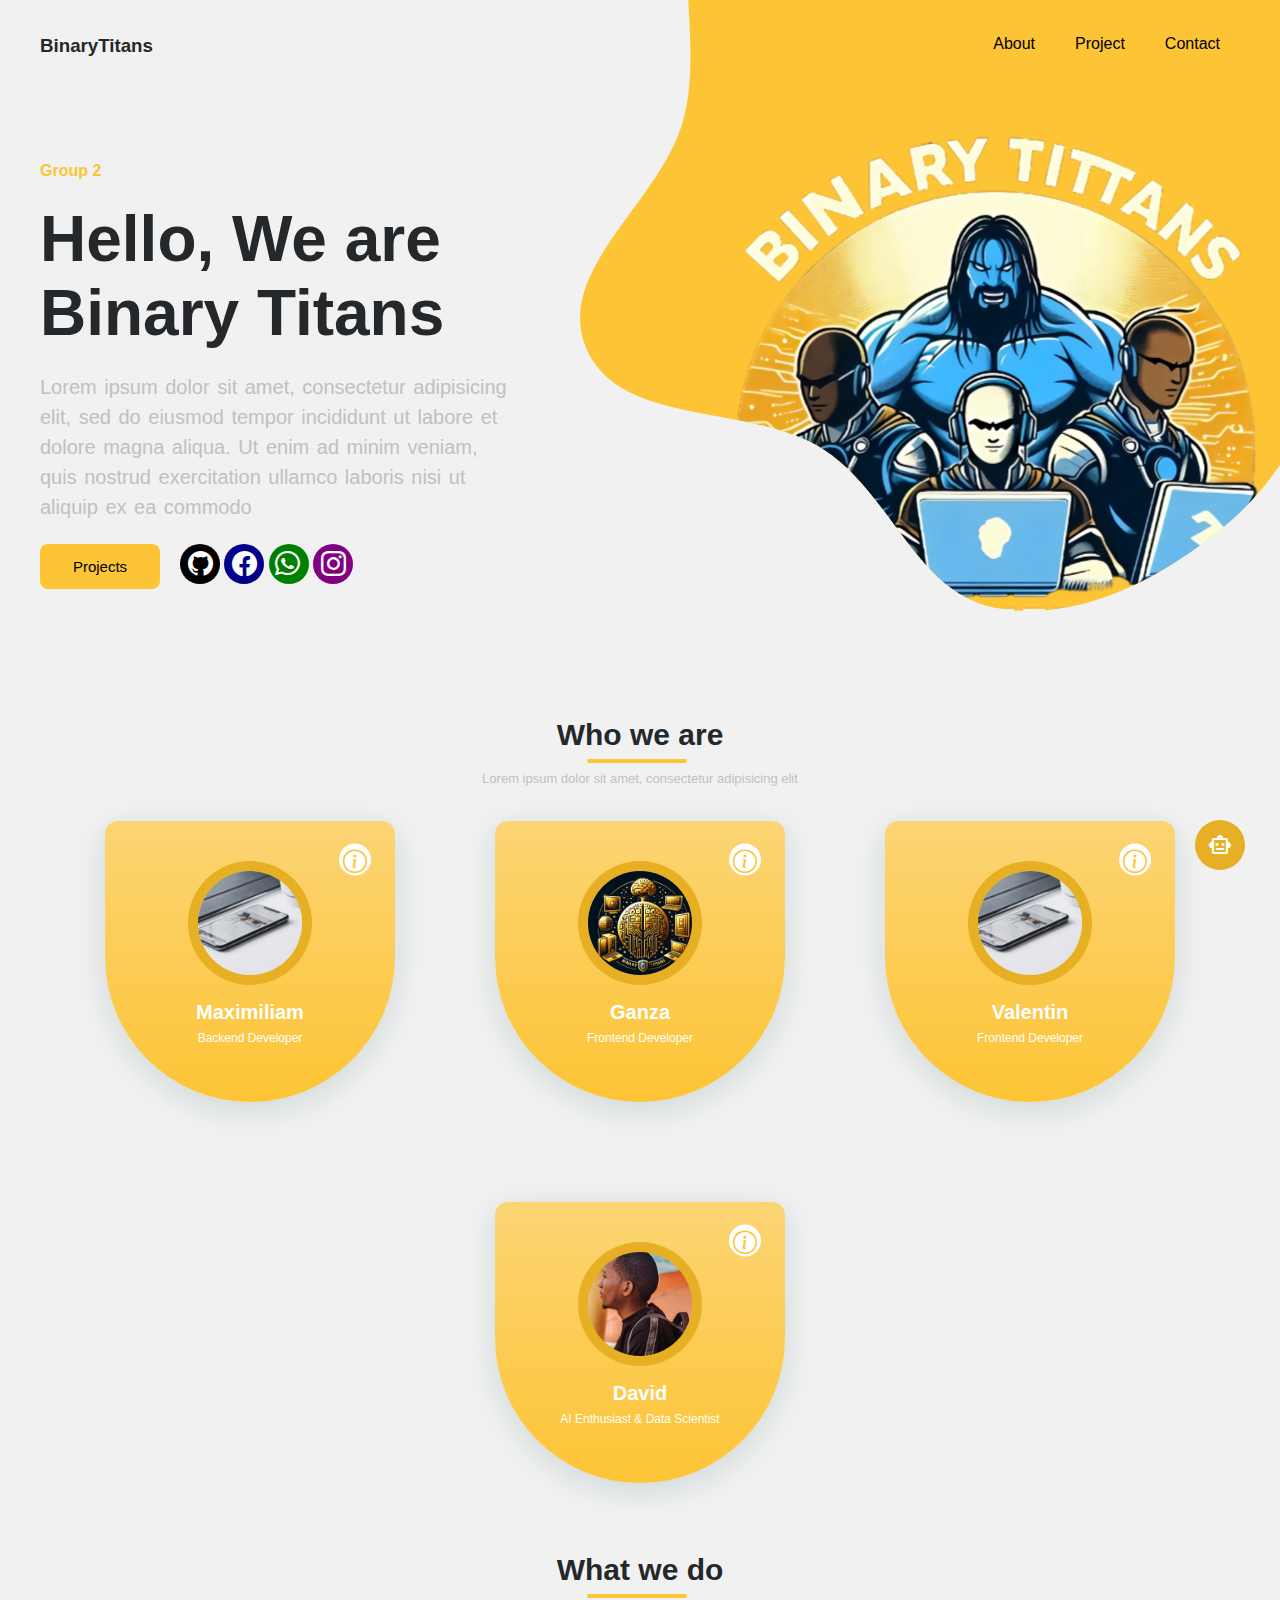
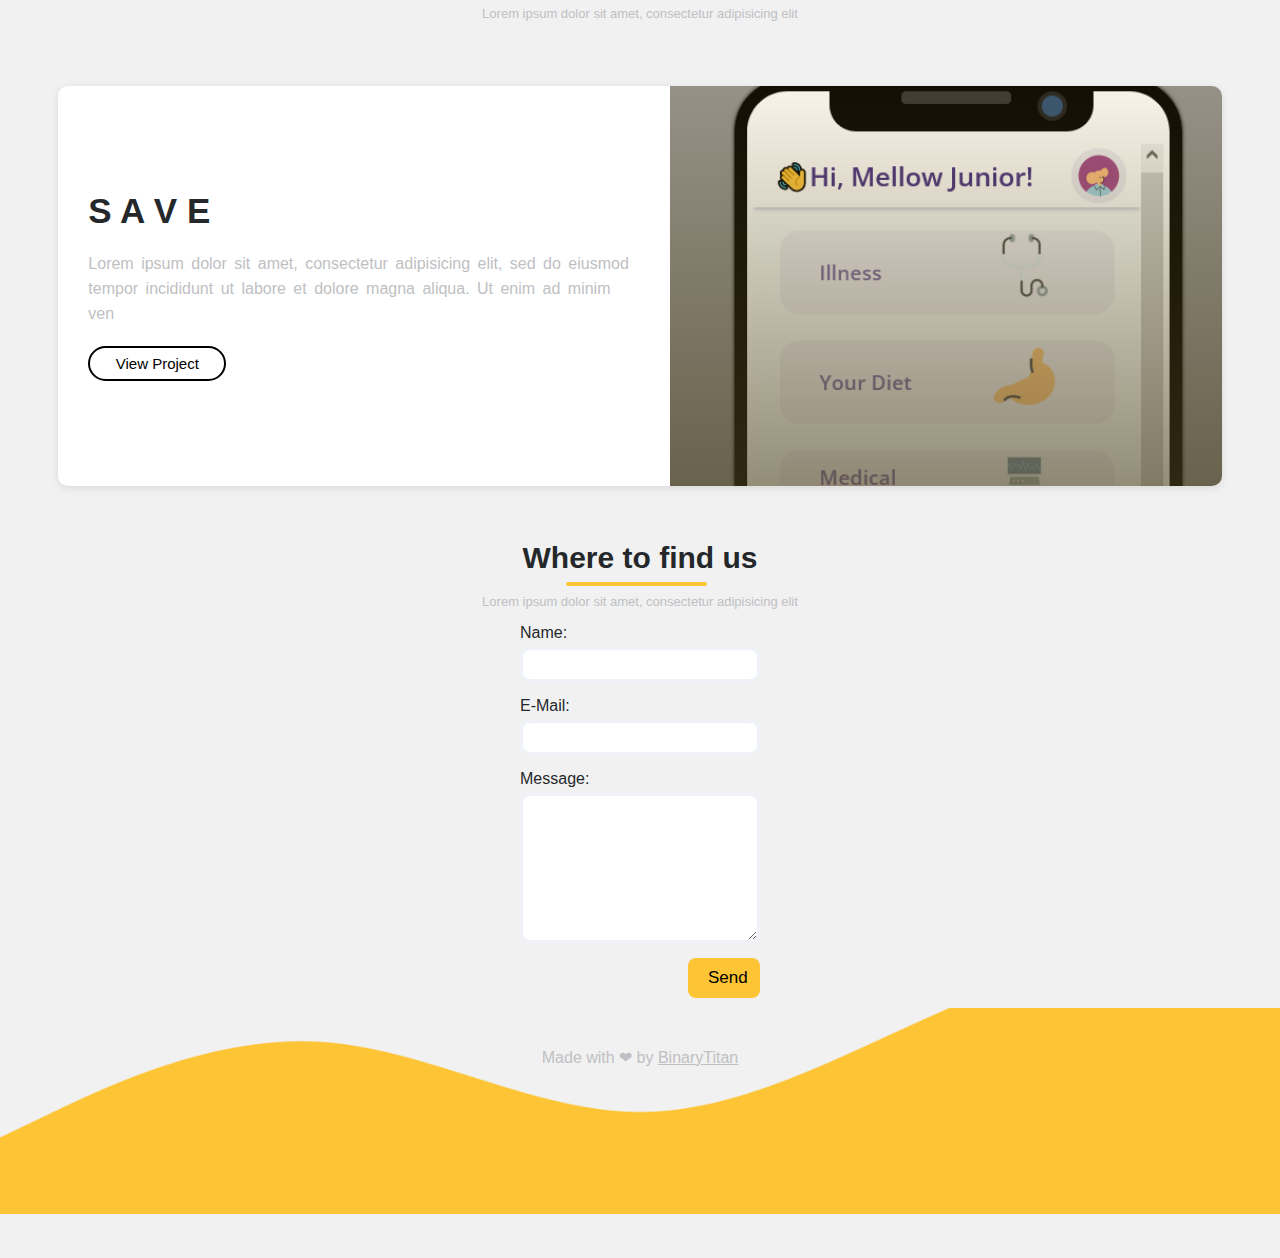
<file: index.html>
<!DOCTYPE html>
<html>
<head>
	<meta charset="utf-8">
	<meta name="viewport" content="width=device-width, initial-scale=1">
	<title>BinaryTitans</title>
	<link rel="icon" href="img/hero.png">
	<link rel="stylesheet" type="text/css" href="css/main.css">
	<link rel="stylesheet" type="text/css" href="icons/bootstrap-icons.css">
	<link rel="stylesheet" type="text/css" href="css/bot.css">
	<link rel="stylesheet" href="https://fonts.googleapis.com/css2?family=Material+Symbols+Outlined:opsz,wght,FILL,GRAD@48,400,0,0" />
    <link rel="stylesheet" href="https://fonts.googleapis.com/css2?family=Material+Symbols+Rounded:opsz,wght,FILL,GRAD@48,400,1,0" />

    <!-- SEO MetaData -->
    <meta name="keywords" content="binary Titans">
	<meta name="author" content="BinaryTitan">
	<meta name="robots" content="Titans">
	<meta name="viewport" content="width=device-width, initial-scale=1">
	<meta name="description" content="BinaryTitans : We are the best software engineers in this eco system and we rock from the bottom to the top with AI flow">
	<meta property="og:title" content="BinaryTitans : Binary Titans">
	<meta property="og:description" content="BinaryTitans : BinaryTitans the best software engineering group to enroll with">
	<meta property="og:image" content="http://binarytitans.rf.gd/icon.png">
	<meta name="format-detection" content="telephone=0784146662">
	
</head>
<body>
	<header>
		<div class="logo">
			<!-- <img src="" alt="" class="logo"> -->
			<h3>BinaryTitans</h3>
		</div>

		<nav>
			<ul>
				<li><a href="#about">About</a></li>
				<li><a href="#projects">Project</a></li>
				<li><a href="#contact">Contact</a></li>
			</ul>
		</nav>
	</header>

	<main>

		<!-- Hero section -->
		<section class="hero-section" id="home">

			<div class="hero-text">
				<h4 class="groud-id">Group 2</h4>	

				<h2 class="heading">Hello, We are<br><span>Binary Titans</span></h2>

				<p class="description">Lorem ipsum dolor sit amet, consectetur adipisicing elit, sed do eiusmod
				tempor incididunt ut labore et dolore magna aliqua. Ut enim ad minim veniam,
				quis nostrud exercitation ullamco laboris nisi ut aliquip ex ea commodo</p>

				<div class="buttons">
					<a href="#projects"><button class="project-btn">Projects</button></a>
					<div class="social-btns">
						<button class="social-btn" style="background-color: black;"><a href="#"><i class="bi bi-github"></i></a></button>
						<button class="social-btn"style="background-color: darkblue;"><a href="#"><i class="bi bi-facebook"></i></a></button>
						<button class="social-btn"style="background-color: green;"><a href="#"><i class="bi bi-whatsapp"></i></a></button>
						<button class="social-btn"style="background: purple;"><a href="#"><i class="bi bi-instagram"></i></a></button>
					</div>
				</div>
			</div>

			<div class="hero-img">
				<img src="img/hero.svg" alt="">
			</div>

		</section>

		<!-- About us -->
		<section class="about-section" id="about">
			<h3 class="heading">Who we are</h3>
			<p class="desc">Lorem ipsum dolor sit amet, consectetur adipisicing elit</p>

			<div class="card_container">

				
				<!-- Max -->
				<div class="card">
				    <div class="card__border">
				        <div class="card__perfil">
				            <img src="img/img1.png" alt="card image" class="card__img">
				        </div>
				    </div>

				    <h3 class="card__name">Maximiliam</h3>
				    <span class="card__profession">Backend Developer</span>

				    <!-- Card info -->
				    <div class="info">
				        <div class="info__icon">
				            <i class="bi bi-info-circle"></i>
				        </div>

				        <div class="info__border">
				            <div class="info__perfil">
				                <img src="img/img1.png" alt="card image" class="info__img">
				            </div>
				        </div>

				        <div class="info__data">
				            <h3 class="info__name">Maximiliam</h3>
				            <span class="info__profession">The best in all he does dealing with PHP and MYSQL databases </span>
				            <span class="info__location">School name - Location</span>
				        </div>

				        <div class="info__social">
				            <a href="#" target="_blank" class="info__social-link">
				                <span class="info__social-icon">
				                    <i class="bi bi-instagram"></i>
				                </span>
				            </a>

				            <a href="#" target="_blank" class="info__social-link">
				                <span class="info__social-icon">
				                    <i class="bi bi-whatsapp"></i>
				                </span>
				            </a>

				            <a href="#" target="_blank" class="info__social-link">
				                <span class="info__social-icon">
				                    <i class="bi bi-github"></i>
				                </span>
				            </a>
				        </div>
				    </div>
				</div>

				<!-- Ganza -->
				<div class="card">
				    <div class="card__border">
				        <div class="card__perfil">
				            <img src="img/img2.jpeg" alt="card image" class="card__img">
				        </div>
				    </div>

				    <h3 class="card__name">Ganza</h3>
				    <span class="card__profession">Frontend Developer</span>

				    <!-- Card info -->
				    <div class="info">
				        <div class="info__icon">
				            <i class="bi bi-info-circle"></i>
				        </div>

				        <div class="info__border">
				            <div class="info__perfil">
				                <img src="img/img2.jpeg" alt="card image" class="info__img">
				            </div>
				        </div>

				        <div class="info__data">
				            <h3 class="info__name">Ganza</h3>
				            <span class="info__profession">The best in all she does dealing with html and intrusive css designs </span>
				            <span class="info__location">School name - Location</span>
				        </div>

				        <div class="info__social">
				            <a href="#" target="_blank" class="info__social-link">
				                <span class="info__social-icon">
				                    <i class="bi bi-instagram"></i>
				                </span>
				            </a>

				            <a href="#" target="_blank" class="info__social-link">
				                <span class="info__social-icon">
				                    <i class="bi bi-whatsapp"></i>
				                </span>
				            </a>

				            <a href="#" target="_blank" class="info__social-link">
				                <span class="info__social-icon">
				                    <i class="bi bi-github"></i>
				                </span>
				            </a>
				        </div>
				    </div>
				</div>

				<!-- Gand La -->
				<div class="card">
				    <div class="card__border">
				        <div class="card__perfil">
				            <img src="img/img3.png" alt="card image" class="card__img">
				        </div>
				    </div>

				    <h3 class="card__name">Valentin</h3>
				    <span class="card__profession">Frontend Developer</span>

				    <!-- Card info -->
				    <div class="info">
				        <div class="info__icon">
				            <i class="bi bi-info-circle"></i>
				        </div>

				        <div class="info__border">
				            <div class="info__perfil">
				                <img src="img/img3.png" alt="card image" class="info__img">
				            </div>
				        </div>

				        <div class="info__data">
				            <h3 class="info__name">Valentin</h3>
				            <span class="info__profession">The best in all he does dealing with html and intrusive css designs plus backend </span>
				            <span class="info__location">School name - Location</span>
				        </div>

				        <div class="info__social">
				            <a href="#" target="_blank" class="info__social-link">
				                <span class="info__social-icon">
				                    <i class="bi bi-instagram"></i>
				                </span>
				            </a>

				            <a href="#" target="_blank" class="info__social-link">
				                <span class="info__social-icon">
				                    <i class="bi bi-whatsapp"></i>
				                </span>
				            </a>

				            <a href="#" target="_blank" class="info__social-link">
				                <span class="info__social-icon">
				                    <i class="bi bi-github"></i>
				                </span>
				            </a>
				        </div>
				    </div>
				</div>

				<!-- David -->
				<div class="card">
				    <div class="card__border">
				        <div class="card__perfil">
				            <img src="img/about/david-back.jpg" alt="card image" class="card__img">
				        </div>
				    </div>

				    <h3 class="card__name">David</h3>
				    <span class="card__profession">AI Enthusiast & Data Scientist</span>

				    <!-- Card info -->
				    <div class="info">
				        <div class="info__icon">
				            <i class="bi bi-info-circle"></i>
				        </div>

				        <div class="info__border">
				            <div class="info__perfil">
				                <img src="img/about/david-front.jpg" alt="card image" class="info__img">
				            </div>
				        </div>

				        <div class="info__data">
				            <h3 class="info__name">Ndizeye David</h3>
				            <span class="info__profession">Hi, I really like this programming domain even though I see myself stuck in <b>Level 4</b>, I really like AI and Data science since it looks like the only domain robots aren't enthusiant yet!</span>
				            <span class="info__location" style="margin-top: 10px;">Essa Nyarugunga - Kanombe</span>
				        </div>

				        <div class="info__social">
				            <a href="https://instagram.com/mellow_junior1" target="_blank" class="info__social-link">
				                <span class="info__social-icon">
				                    <i class="bi bi-instagram"></i>
				                </span>
				            </a>

				            <a href="https://web.whatsapp.com/0734577704" target="_blank" class="info__social-link">
				                <span class="info__social-icon">
				                    <i class="bi bi-whatsapp"></i>
				                </span>
				            </a>

				            <a href="https://github.com/mellow_junior" target="_blank" class="info__social-link">
				                <span class="info__social-icon">
				                    <i class="bi bi-github"></i>
				                </span>
				            </a>
				        </div>
				    </div>
				</div>
			</div>
		</section>

		<!-- Projects -->
		<section class="projects-section" id="projects" style="margin-top: 50px;">
			<h3 class="heading">What we do</h3>
			<p class="desc">Lorem ipsum dolor sit amet, consectetur adipisicing elit</p>

			<div class="slider_container">

				<div class="project-card slide_item">
					<div class="project-desc">
						<h3>S A V E</h3>
						<p class="details">Lorem ipsum dolor sit amet, consectetur adipisicing elit, sed do eiusmod
						tempor incididunt ut labore et dolore magna aliqua. Ut enim ad minim ven</p>
						<button class="view">View Project</button>
					</div>
					<div class="project-img" style="background: linear-gradient(rgba(195, 148, 35, 0.1), rgba(78, 66, 30, 0.6)), url('img/project/img1.png');background-size: cover;background-repeat: no-repeat;"></div>
				</div>

				<div class="project-card slide_item">
					<div class="project-desc">
						<h3> E M M S - Marks Management System </h3>
						<p class="details">Lorem ipsum dolor sit amet, consectetur adipisicing elit, sed do eiusmod
						tempor incididunt ut labore et dolore magna aliqua. Ut enim ad minim ven</p>
						<button class="view">View Project</button>
					</div>
					<div class="project-img" style="background: linear-gradient(rgba(195, 148, 35, 0.1), rgba(78, 66, 30, 0.6)), url('img/project/img2.png');background-size: cover;background-repeat: no-repeat;"></div>
				</div>

				<div class="project-card slide_item">
					<div class="project-desc">
						<h3>different Project</h3>
						<p class="details">Lorem ipsum dolor sit amet, consectetur adipisicing elit, sed do eiusmod
						tempor incididunt ut labore et dolore magna aliqua. Ut enim ad minim ven</p>
						<button class="view">View Project</button>
					</div>
					<div class="project-img" style="background: linear-gradient(rgba(195, 148, 35, 0.1), rgba(78, 66, 30, 0.6)), url('img/img3.png');background-size: cover;background-repeat: no-repeat;background-position: center;"></div>
				</div>

				<div class="project-card slide_item">
					<div class="project-desc">
						<h3>last Project</h3>
						<p class="details">Lorem ipsum dolor sit amet, consectetur adipisicing elit, sed do eiusmod
						tempor incididunt ut labore et dolore magna aliqua. Ut enim ad minim ven</p>
						<button class="view">View Project</button>
					</div>
					<div class="project-img" style="background: linear-gradient(rgba(195, 148, 35, 0.1), rgba(78, 66, 30, 0.6)), url('img/img4.png');background-size: cover;background-repeat: no-repeat;background-position: center;"></div>
				</div>

			</div>


			<div class="navigation">
				<div class="nav-btn">
					<button class="next-btn"><i class="bi bi-arrow-right"></i></button>
					<button class="prev-btn"><i class="bi bi-arrow-left"></i></button>
				</div>
			</div>
		</section>

		<!-- Contact us -->
		<section class="contact-section" id="contact">
			<h3 class="heading">Where to find us</h3>
			<p class="desc">Lorem ipsum dolor sit amet, consectetur adipisicing elit</p>
			
			<div class="form">
				<form action="" method="POST">
					<div class="input-container">
						<label for="name">Name:</label>
						<input type="text" name="name" id="name">
					</div>
					<div class="input-container">
						<label for="email">E-Mail:</label>
						<input type="email" name="email" id="email">
					</div>
					<div class="input-container">
						<label for="message">Message:</label>
						<textarea name="message" id="message"></textarea>
					</div>
					<div class="input-container submit">
						<button id="send-btn">Send</button>
					</div>
				</form>
			</div>		
		</section>

	</main>

	<!-- Reserved for chatbot, Please don't change!! ❤ by BinaryTitans -->
    <div id="bot">
      <button class="chatbot-toggler">
        <span class="material-symbols-rounded">smart_toy</span>
        <span class="material-symbols-outlined">close</span>
      </button>
      <div class="chatbot">
        <header>
          <h2>&nbsp;&nbsp;&nbsp; BT Ai Assistant</h2>
          <span class="close-btn material-symbols-outlined">close</span>
        </header>
        <ul class="chatbox">
          <li class="chat incoming">
            <span class="material-symbols-outlined">smart_toy</span>
            <p>Hi there 👋<br>What do you want to know about Binary Titans </p>
          </li>
        </ul>
        <div class="chat-input">
          <textarea placeholder="Enter a message..." spellcheck="false" required></textarea>
          <span id="send-btn" class="material-symbols-rounded">send</span>
        </div>
      </div>
    </div>
    <footer class="page-footer">
    	<p class="footer-text">Made with ❤ by <a href="javascript:void(0)">BinaryTitan</a></p>    	
    </footer>
<script src="js/bot.js"></script>
<script src="js/main.js"></script>
</body>
</html>
<!-- We ❤ love u • BinaryTitans -->
</file>
<file: css/main.css>
:root{
  --primary: rgb(253, 196, 53);
  --secondary: rgb(251, 212, 116);
  --bgColor: rgb(241, 241, 241);
  --text: rgb(37, 40, 43);
  --subHeading: rgb(192, 192, 195);

  --first-color: rgb(253, 196, 53);

  --first-color-light: rgb(230, 175, 36);
  --first-color-lighten: rgb(251, 212, 116);

  --gradient-color: linear-gradient(180deg,
                  rgb(251, 212, 116),
                  rgb(253, 196, 53));
  --title-color: rgb(37, 40, 43);
  --text-color: rgb(192, 192, 195);
  --white-color: #fff;
  
  /*========== Font and typography ==========*/
  /*.5rem = 8px | 1rem = 16px ...*/
  --body-font: "Poppins", sans-serif;
  --h2-font-size: 1.25rem;
  --normal-font-size: .938rem;
  --smaller-font-size: .75rem;

}
*{
  margin: 0;
  padding: 0;
  box-sizing: border-box;
  

}
body{
  font-family: sans-serif;
  height: 100vh;
  color: var(--text);
  overflow-x: hidden;
}
html{
  background: rgb(241, 241, 241);
  scroll-behavior: smooth;
  
}
header{
  display: flex;
  justify-content: space-between;
  padding: 35px 40px;
/*   border-bottom: 1px solid; */
}
nav ul{
  display: flex;
/*   gap: 20px */
}
nav ul li{
  padding: 0 20px;
  list-style-type: none;
}
nav ul li a{
  color: black;
  text-decoration: none;
  display: inline-block;
}
li a::after{
  content: '';
  display: block;
  height: 4px;
  width: 0;
  background-color: yellow;
  transition: all .4s;
}
li a:hover::after{
  width: 100%;
  border-radius: 20px;
}
main{
  margin: 10px 40px;
}
.hero-section{
  display: flex;
  justify-content: space-between;
}
.hero-img img{
position: relative;
  bottom: 103px;
  left: 40px;
  z-index: -10;
  width: 700px;
}
.hero-text{
/*   border: 1px solid; */
  width: 40%;
  display: flex;
  flex-direction: column;
/*   justify-content: center;  */
  margin:60px 0;
  gap: 22px;
}
.hero-text .groud-id{
  color: var(--primary);
}
.hero-text .heading{
  font-size: 64px;
}
.hero-text .description{
  color: var(--subHeading);
  word-spacing: 2px;
  line-height: 30px;
  font-size: 20px;
/*   margin: 0 5px; */
}

button{
  padding: 7px 20px;
  background: none;
  border: 2px solid;
  border-radius: 8px;
  font-size: 15px;
  cursor: pointer;
  text-align: center;
  transition: all .3s;
}
.hero-text .buttons .project-btn{
  background-color: var(--primary);
  border: none;
  margin: 0 20px 0 0;
  height: 45px;
  width: 120px;
}
.hero-text .buttons .project-btn:hover{
  background-color: var(--secondary);
}
button:hover{
  transform: scale(1.07);
}
button:active{
  transform: scale(0.8);
}
.buttons{
  display: flex;
}
.buttons .social-btns .social-btn{
  border: none;
  border-radius: 100%;
  width: 40px;
  height: 40px;
  padding: 0;
}
.social-btn a{
  text-decoration: none;
  color: white;
  font-size: 25px;
}
.about-section{
  display: flex;
  flex-direction: column;
  align-items: center;
}
.about-section .heading{
  font-size: 30px;
}
.about-section .heading::after{
  content: '';
  display: block;
  position: relative;
  top: 7px;
  left: 30px;
  height: 4px;
  width: 0;
  background-color: var(--primary);
  width: 60%;
  border-radius: 20px;
}
.about-section .card_container{
  margin-top: 20px;
  margin-bottom: 20px;
}
section .desc{
  font-size: 13px;
  margin: 15px 0;
  color: var(--subHeading);
}

.about-section .card_container{
  width: 100%;
  display: flex;
  justify-content: center;
  flex-wrap: wrap;
  gap: 100px;
}

.card ul {
  list-style: none;
}

.card a {
  text-decoration: none;
}

.card img {
  max-width: 100%;
  width: 100%;
  height: auto;
}

/*=============== CARD ===============*/
.container {
/*   height: 100vh; */
/*   margin: 0 1.5rem; */
  display: flex;
  place-items: center;
  gap: 50px;
}

.card {
  position: relative;
  width: 290px;
  background: var(--gradient-color);
  border-radius: 1rem 1rem 11rem 11rem;
  padding: 2.5rem 1.5rem 3.5rem;
  text-align: center;
  box-shadow: 0 8px 32px hsla(178, 55%, 20%, 0.15);
}
.card__img {
  width: 90px;
}
.card__border {
  width: 124px;
  height: 124px;
  background-color: var(--first-color-light);
  border-radius: 50%;
  margin: 0 auto 1rem;
  display: grid;
  place-items: center;
}
.card__perfil {
  width: 104px;
  height: 104px;
  background-color: var(--first-color-lighten);
  border-radius: 50%;
  overflow: hidden;
  display: flex;
  justify-content: center;
  align-items: flex-end;
}
.card__name, .card__profession {
  color: var(--white-color);
}
.card__name {
  font-size: var(--h2-font-size);
  font-weight: 600;
  margin-bottom: 0.25rem;
}
.card__profession {
  font-size: var(--smaller-font-size);
  font-weight: 500;
}

/*=============== CARD INFO ===============*/
.info {
  position: absolute;
  top: -1px;
  left: 0;
  width: 100%;
  background-color: var(--white-color);
  padding: 2.5rem 1.5rem 3.3rem;
  border-radius: 1rem 1rem 11rem 11rem;
  clip-path: circle(16px at 250px 40px);
  transition: clip-path 0.4s ease-in-out;
}
.info__icon {
  position: absolute;
  top: 1.5rem;
  right: 1.5rem;
  font-size: 1.5rem;
  color: var(--first-color);
  display: inline-flex;
  padding: 0.25rem;
  cursor: pointer;
  transition: opacity 0.3s;
}
.info__img {
  width: 45px;
}
.info__border {
  width: 64px;
  height: 64px;
  background-color: var(--first-color-light);
  border-radius: 50%;
  margin: 0 auto 1rem;
  display: grid;
  place-items: center;
  transform: translateX(-3rem);
  transition: transform 0.8s;
}
.info__perfil {
  width: 52px;
  height: 52px;
  background-color: var(--first-color-lighten);
  border-radius: 50%;
  overflow: hidden;
  display: flex;
  justify-content: center;
  align-items: flex-end;
}
.info__data {
  display: grid;
  row-gap: 0.25rem;
  margin-bottom: 1.5rem;
  transform: translateX(-4rem);
  transition: transform 1s;
}
.info__name {
  font-size: var(--normal-font-size);
  color: var(--title-color);
}
.info__profession, .info__location {
  font-size: var(--smaller-font-size);
}
.info__social {
  display: flex;
  justify-content: center;
  column-gap: 1rem;
  transform: translateX(-5rem);
  transition: transform 1.2s;
}
.info__social-link {
  width: 32px;
  height: 32px;
  background-color: var(--first-color-light);
  border-radius: 50%;
  display: grid;
  place-items: center;
  transition: transform 0.3s;
}
.info__social-link:hover {
  transform: translateY(-0.25rem);
}
.info__social-icon {
  display: inline-flex;
  background: var(--gradient-color);
  padding: 0.25rem;
  border-radius: 50%;
  color: var(--white-color);
  font-size: 1rem;
}

/* Card info animation */
.info:hover {
  clip-path: circle(75%);
}
.info:hover .info__icon {
  opacity: 0;
}
.info:hover .info__border, .info:hover .info__data, .info:hover .info__social {
  transform: translateX(0);
}
/* --------------- about us section ---------------   */

.projects-section{
  display: flex;
  flex-direction: column;
  align-items: center;
}
.projects-section .heading{
  font-size: 30px;
}
.projects-section .heading::after{
  content: '';
  display: block;
  position: relative;
  top: 7px;
  left: 30px;
  height: 4px;
  width: 0;
  background-color: var(--primary);
  width: 60%;
  border-radius: 20px;
}
.project-card{
  margin-top: 50px;
  display: flex;
  flex-direction: row;;
/*   border: 1px solid; */
  width: 100%;
  height: 400px;
  border-radius: 10px;
  background: white;
  box-shadow: 0 2px 8px rgba(0, 0, 0, 0.1);
}
.project-card .project-desc{
  width: 50%;
  display: flex;
  flex-direction: column;
  justify-content: center;
  margin: 0 30px;
  gap: 20px
}
.project-desc h3{
  font-size: 35px;
}
.project-desc .details{
  line-height: 25px;
  word-spacing: 3px;
  color: var(--subHeading);
}
.view{
  width: 25%;
  border-radius: 20px;
}
.project-card .project-img{
  width: 50%;
  border-radius: 0 10px 10px 0;
}
.navigation .nav-btn button{
  border: 1px solid var(--secondary);
/*   background-color: grey; */
  position: relative;
  border-radius: 100%;
  width: 55px;
  height: 55px;
  padding: 0;
}
.navigation .nav-btn button::after{
  content: '';
  display: block;
  position: absolute;
  height: 54px;
  top: 0;
  right: 0;
  width: 0px;
  border-radius: 100%;
  background-color: rgb(131, 116, 79);
  transition: all .4s;
  z-index: -1;
}
.navigation .nav-btn button:hover::after{
  width: 54px;
}
.navigation .nav-btn button.next-btn:active{
  transform: translateX(20px);
}
.navigation .nav-btn button.prev-btn:active{
  transform: translateX(-20px);
}
.nav-btn button i{
  font-size: 25px;
  color: var(--secondary);
  z-index: 1;
}
.nav-btn .next-btn{
  bottom: 200px;
  left: 700px
}
.nav-btn .prev-btn{
  bottom: 200px;
  right: 700px  
}
.fade_out{
  display: none;
/*    animation-duration: 1s; */
/*   animation-name: slideout; */
  animation: 1s ease slideout;
}
.fade_in{
/*    animation-duration: 1s; */
/*   animation-name: slidein; */
  animation: 1s ease slidein;
  
}

.contact-section{
  display: flex;
  flex-direction: column;
  align-items: center;
}
.contact-section .heading{
  font-size: 30px;
}
.contact-section .heading::after{
  content: '';
  display: block;
  position: relative;
  top: 7px;
  left: 43px;
  height: 4px;
  width: 0;
  background-color: var(--primary);
  width: 60%;
  border-radius: 20px;
}
.form{
  width: 20%;
}
form {
  display: flex;
  flex-direction: column;
  gap: 15px;
}
form .input-container{
  display: flex;
  flex-direction: column;
  gap: 5px;
  width: 100%;
}
form .input-container input, textarea{
  width: 100%;
  height: 35px;
  border-radius: 10px;
  border: 3px solid rgb(240, 242, 249);
}
form .input-container textarea{
  height: 150px;
}
form .input-container #send-btn{
  width: 30%;
  height: 40px;
  font-size: 17px;
  background: var(--primary);
  border: none;
  
}
.submit{
  display: flex;
  align-items: flex-end;
}
.page-footer{
  background: url('../img/footer.png');
  background-position: center -100px;
  background-size: cover;
  background-repeat: no-repeat;
  height: 250px;
  width: 100%;
  display: flex;
  justify-content: center;
}
.footer-text{
  position: relative;
  margin-top: 40px;
  color: var(--subHeading);
}
.footer-text a{
  color: var(--subHeading);
}
@keyframes slideout{
  0%{
    opacity: 1;
    display: none;
  }
  100%{
    opacity: 0;
  }
}
@keyframes slidein{
  0%{
    opacity: 0;
    display: '';
  }
  100%{
    opacity: 1;
  }
}
</file>
<file: css/bot.css>
* {
  margin: 0;
  padding: 0;
  box-sizing: border-box;
}

.chatbot-toggler {
  position: fixed;
  bottom: 30px;
  right: 35px;
  outline: none;
  border: none;
  height: 50px;
  width: 50px;
  display: flex;
  cursor: pointer;
  align-items: center;
  justify-content: center;
  border-radius: 50%;
  background: #e6af24;
  transition: all 0.2s ease;
}
body.show-chatbot .chatbot-toggler {
  transform: rotate(90deg);
}
.chatbot-toggler span {
  color: #fff;
  position: absolute;
}
.chatbot-toggler span:last-child,
body.show-chatbot .chatbot-toggler span:first-child  {
  opacity: 0;
}
body.show-chatbot .chatbot-toggler span:last-child {
  opacity: 1;
}
.chatbot {
  position: fixed;
  right: 35px;
  bottom: 90px;
  width: 420px;
  background: #fff;
  border-radius: 15px;
  overflow: hidden;
  opacity: 0;
  pointer-events: none;
  transform: scale(0.5);
  transform-origin: bottom right;
  box-shadow: 0 0 128px 0 rgba(0,0,0,0.1),
              0 32px 64px -48px rgba(0,0,0,0.5);
  transition: all 0.1s ease;
}
body.show-chatbot .chatbot {
  opacity: 1;
  pointer-events: auto;
  transform: scale(1);
}
.chatbot header {
  padding: 16px 0;
  position: relative;
  text-align: center;
  color: #fff;
  background: #fdc435;
  box-shadow: 0 2px 10px rgba(0,0,0,0.1);
}
.chatbot header span {
  position: absolute;
  right: 15px;
  top: 50%;
  display: none;
  cursor: pointer;
  transform: translateY(-50%);
}
header h2 {
  font-size: 1.4rem;
}
.chatbot .chatbox {
  overflow-y: auto;
  height: 510px;
  padding: 30px 20px 100px;
}
.chatbot :where(.chatbox, textarea)::-webkit-scrollbar {
  width: 6px;
}
.chatbot :where(.chatbox, textarea)::-webkit-scrollbar-track {
  background: #fff;
  border-radius: 25px;
}
.chatbot :where(.chatbox, textarea)::-webkit-scrollbar-thumb {
  background: #ccc;
  border-radius: 25px;
}
.chatbox .chat {
  display: flex;
  list-style: none;
}
.chatbox .outgoing {
  margin: 20px 0;
  justify-content: flex-end;
}
.chatbox .incoming span {
  width: 32px;
  height: 32px;
  color: #fff;
  cursor: default;
  text-align: center;
  line-height: 32px;
  align-self: flex-end;
  background: #e6af24;
  border-radius: 4px;
  margin: 0 10px 7px 0;
}
.chatbox .chat p {
  white-space: pre-wrap;
  padding: 12px 16px;
  border-radius: 10px 10px 0 10px;
  max-width: 75%;
  color: #fff;
  font-size: 0.95rem;
  background: #724ae8;
}
.chatbox .incoming p {
  border-radius: 10px 10px 10px 0;
}
.chatbox .chat p.error {
  color: #721c24;
  background: #f8d7da;
}
.chatbox .incoming p {
  color: #000;
  background: #f2f2f2;
}
.chatbot .chat-input {
  display: flex;
  gap: 5px;
  position: absolute;
  bottom: 0;
  width: 100%;
  background: #fff;
  padding: 3px 20px;
  border-top: 1px solid #ddd;
}
.chat-input textarea {
  height: 55px;
  width: 100%;
  border: none;
  outline: none;
  resize: none;
  max-height: 180px;
  padding: 15px 15px 15px 0;
  font-size: 0.95rem;
}
.chat-input span {
  align-self: flex-end;
  color: #724ae8;
  cursor: pointer;
  height: 55px;
  display: flex;
  align-items: center;
  visibility: hidden;
  font-size: 1.35rem;
}
.chat-input textarea:valid ~ span {
  visibility: visible;
}

@media (max-width: 490px) {
  .chatbot-toggler {
    right: 20px;
    bottom: 20px;
  }
  .chatbot {
    right: 0;
    bottom: 0;
    height: 100%;
    border-radius: 0;
    width: 100%;
  }
  .chatbot .chatbox {
    height: 90%;
    padding: 25px 15px 100px;
  }
  .chatbot .chat-input {
    padding: 5px 15px;
  }
  .chatbot header span {
    display: block;
  }
}
</file>
